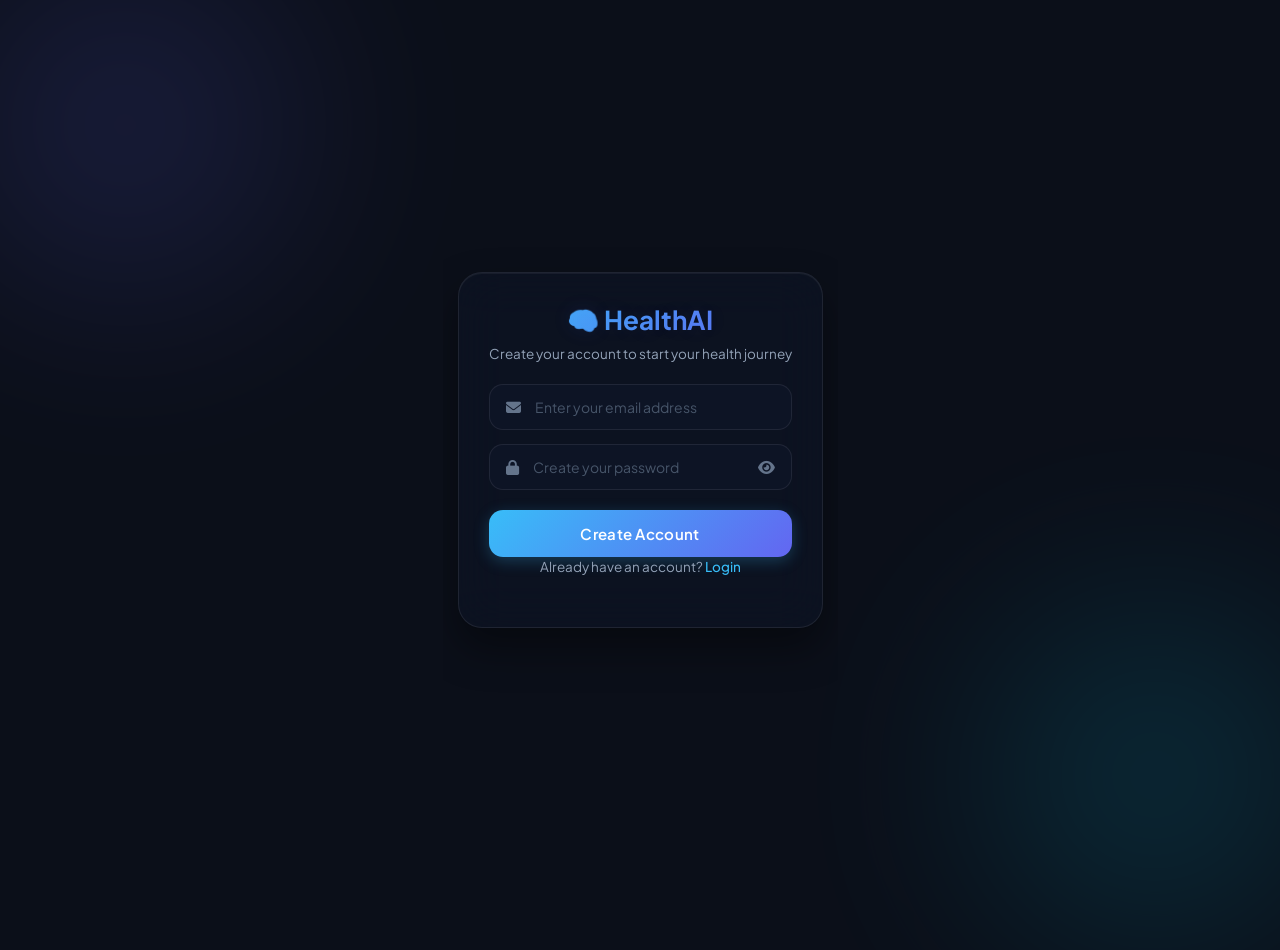
<file: frontend/signup.html>
<!DOCTYPE html>
<html lang="en">
<head>
    <meta charset="UTF-8">
    <title>Signup - HealthAI</title>

    <link rel="stylesheet" href="/static/css/login.css">
    <link href="https://cdnjs.cloudflare.com/ajax/libs/font-awesome/6.5.0/css/all.min.css" rel="stylesheet">
</head>

<body>
<script>
    if (window.self !== window.top) {
        document.body.classList.add('iframe-mode');
    }
</script>

<!-- Glowing background elements -->
<div class="glow-blob glow-blob-1"></div>
<div class="glow-blob glow-blob-2"></div>

<div class="container">

    <div class="login-card">
        <h1>🧠 HealthAI</h1>
        <p>Create your account to start your health journey</p>

        <!-- EMAIL -->
        <div class="input-box">
            <i class="fa fa-envelope"></i>
            <input type="email" id="email" placeholder="Enter your email address">
        </div>

        <!-- PASSWORD -->
        <div class="input-box">
            <i class="fa fa-lock"></i>
            <input type="password" id="password" placeholder="Create your password">
            <i class="fa fa-eye toggle" onclick="togglePassword()"></i>
        </div>

        <!-- BUTTON -->
        <button class="login-btn" onclick="signup()">Create Account</button>

        <p class="signup">Already have an account? <a href="/login">Login</a></p>
    </div>

</div>

<script src="/static/js/signup.js"></script>
</body>
</html>
</file>
<file: static/css/login.css>
@import url('https://fonts.googleapis.com/css2?family=Plus+Jakarta+Sans:wght@300;400;500;600;700&display=swap');

:root {
    --bg-dark: #0b0f19;
    --card-bg: rgba(15, 23, 42, 0.45);
    --border-color: rgba(255, 255, 255, 0.08);
    --text-primary: #f8fafc;
    --text-secondary: #94a3b8;
    --accent-blue: #38bdf8;
    --accent-teal: #06b6d4;
    --accent-indigo: #6366f1;
    --accent-gradient: linear-gradient(135deg, #38bdf8, #6366f1);
    --btn-hover-gradient: linear-gradient(135deg, #0ea5e9, #4f46e5);
}

html, body {
    margin: 0;
    padding: 0;
    min-height: 100vh;
    background-color: var(--bg-dark);
    font-family: 'Plus Jakarta Sans', sans-serif;
    color: var(--text-primary);
    overflow-x: hidden;
    display: flex;
    justify-content: center;
    align-items: center;
    box-sizing: border-box;
}

/* DECORATIVE BACKGROUND BLOBS */
.glow-blob {
    position: absolute;
    width: 350px;
    height: 350px;
    border-radius: 50%;
    filter: blur(100px);
    z-index: 1;
    opacity: 0.15;
    pointer-events: none;
    animation: blob-float 10s infinite alternate ease-in-out;
}

.glow-blob-1 {
    top: -50px;
    left: -50px;
    background: var(--accent-indigo);
}

.glow-blob-2 {
    bottom: -50px;
    right: -50px;
    background: var(--accent-teal);
    animation-delay: 3s;
}

@keyframes blob-float {
    0% {
        transform: translate(0, 0) scale(1);
    }
    100% {
        transform: translate(30px, -30px) scale(1.15);
    }
}

.container {
    display: flex;
    flex-direction: column;
    justify-content: center;
    align-items: center;
    min-height: 100vh;
    width: 100%;
    padding: 20px 15px;
    box-sizing: border-box;
    position: relative;
    z-index: 10;
}

/* CENTER CARD */
.login-card {
    width: 100%;
    max-width: 380px;
    padding: 30px;
    border-radius: 24px;
    background: var(--card-bg);
    backdrop-filter: blur(24px);
    -webkit-backdrop-filter: blur(24px);
    border: 1px solid var(--border-color);
    box-shadow: 
        0 20px 40px rgba(0, 0, 0, 0.4),
        inset 0 1px 0 rgba(255, 255, 255, 0.05);
    text-align: center;
    transition: transform 0.3s ease, box-shadow 0.3s ease;
    box-sizing: border-box;
}

.login-card:hover {
    transform: translateY(-2px);
    box-shadow: 
        0 25px 50px rgba(0, 0, 0, 0.5),
        0 0 20px rgba(56, 189, 248, 0.05),
        inset 0 1px 0 rgba(255, 255, 255, 0.08);
}

/* BRAND HEADER */
.login-card h1 {
    margin: 0 0 8px 0;
    font-size: 26px;
    font-weight: 700;
    background: var(--accent-gradient);
    -webkit-background-clip: text;
    -webkit-text-fill-color: transparent;
    text-shadow: 0 0 20px rgba(99, 102, 241, 0.1);
}

.login-card p {
    color: var(--text-secondary);
    font-size: 13.5px;
    line-height: 1.5;
    margin: 0 0 20px 0;
}

/* INPUT BOX */
.input-box {
    display: flex;
    align-items: center;
    background: rgba(15, 23, 42, 0.6);
    border: 1px solid var(--border-color);
    border-radius: 14px;
    padding: 12px 16px;
    margin-top: 14px;
    position: relative;
    transition: all 0.3s cubic-bezier(0.4, 0, 0.2, 1);
}

.input-box:focus-within {
    border-color: var(--accent-blue);
    box-shadow: 0 0 16px rgba(56, 189, 248, 0.2);
    background: rgba(15, 23, 42, 0.85);
}

.input-box i {
    margin-right: 12px;
    color: #64748b;
    font-size: 15px;
    transition: color 0.3s ease;
}

.input-box:focus-within i:not(.toggle) {
    color: var(--accent-blue);
}

.input-box input {
    background: transparent;
    border: none;
    outline: none;
    color: var(--text-primary);
    width: 100%;
    font-size: 14px;
    font-family: inherit;
}

.input-box input::placeholder {
    color: #475569;
}

/* PASSWORD EYE */
.toggle {
    cursor: pointer;
    margin-left: 10px;
    margin-right: 0 !important;
    transition: color 0.3s ease, transform 0.2s ease;
}

.toggle:hover {
    color: var(--text-primary) !important;
    transform: scale(1.1);
}

/* BUTTON */
.login-btn {
    width: 100%;
    margin-top: 20px;
    padding: 14px;
    border-radius: 14px;
    border: none;
    background: var(--accent-gradient);
    color: white;
    font-size: 15px;
    font-weight: 600;
    letter-spacing: 0.3px;
    cursor: pointer;
    transition: all 0.3s cubic-bezier(0.4, 0, 0.2, 1);
    box-shadow: 0 4px 15px rgba(56, 189, 248, 0.25);
    font-family: inherit;
}

.login-btn:hover {
    background: var(--btn-hover-gradient);
    transform: translateY(-1px);
    box-shadow: 0 6px 20px rgba(99, 102, 241, 0.4);
}

.login-btn:active {
    transform: translateY(1px) scale(0.98);
}

/* OR DIVIDER */
.divider {
    display: flex;
    align-items: center;
    text-align: center;
    margin: 20px 0;
    color: #475569;
    font-size: 12px;
    font-weight: 500;
    text-transform: uppercase;
    letter-spacing: 1px;
}

.divider::before,
.divider::after {
    content: '';
    flex: 1;
    border-bottom: 1px solid rgba(255, 255, 255, 0.05);
}

.divider:not(:empty)::before {
    margin-right: .75em;
}

.divider:not(:empty)::after {
    margin-left: .75em;
}

/* SOCIAL BUTTONS */
.socials {
    display: flex;
    justify-content: space-between;
    gap: 10px;
}

.socials button {
    flex: 1;
    display: flex;
    justify-content: center;
    align-items: center;
    gap: 8px;
    padding: 10px;
    border-radius: 12px;
    border: 1px solid var(--border-color);
    background: rgba(255, 255, 255, 0.03);
    color: var(--text-secondary);
    font-size: 13px;
    font-weight: 500;
    cursor: pointer;
    transition: all 0.3s cubic-bezier(0.4, 0, 0.2, 1);
    font-family: inherit;
}

.socials button i {
    font-size: 14px;
}

.socials button:hover {
    color: var(--text-primary);
    background: rgba(255, 255, 255, 0.06);
}

.socials button.btn-google:hover {
    border-color: rgba(239, 68, 68, 0.4);
    box-shadow: 0 0 12px rgba(239, 68, 68, 0.15);
}

.socials button.btn-facebook:hover {
    border-color: rgba(59, 130, 246, 0.4);
    box-shadow: 0 0 12px rgba(59, 130, 246, 0.15);
}

.socials button.btn-apple:hover {
    border-color: rgba(255, 255, 255, 0.3);
    box-shadow: 0 0 12px rgba(255, 255, 255, 0.1);
}

/* SIGNUP LINK */
.signup {
    margin-top: 20px;
    font-size: 13px;
    color: var(--text-secondary);
}

.signup a {
    color: var(--accent-blue);
    text-decoration: none;
    font-weight: 500;
    transition: color 0.2s ease;
}

.signup a:hover {
    color: var(--accent-teal);
    text-decoration: underline;
}

/* FACE MODAL STUFF (PRESERVING AND ENHANCING) */
.face-login-btn {
    width: 100%;
    margin-top: 10px;
    padding: 12px;
    border-radius: 14px;
    border: 1px solid rgba(56, 189, 248, 0.3);
    background: rgba(56, 189, 248, 0.1);
    color: var(--accent-blue);
    font-size: 14px;
    font-weight: 600;
    cursor: pointer;
    transition: all 0.3s ease;
    font-family: inherit;
}

.face-login-btn:hover {
    background: var(--accent-blue);
    color: white;
    box-shadow: 0 4px 15px rgba(56, 189, 248, 0.3);
}

.face-modal {
    position: fixed;
    top: 0;
    left: 0;
    width: 100%;
    height: 100%;
    background: rgba(11, 15, 25, 0.95);
    backdrop-filter: blur(10px);
    display: none;
    justify-content: center;
    align-items: center;
    z-index: 100;
}

.face-box {
    position: relative;
    width: 90%;
    max-width: 350px;
    height: 380px;
    text-align: center;
    color: white;
}

video {
    width: 100%;
    border-radius: 15px;
    border: 1px solid var(--border-color);
}

.scan-frame {
    position: absolute;
    top: 50%;
    left: 50%;
    width: 200px;
    height: 200px;
    transform: translate(-50%, -50%);
    border: 3px solid var(--accent-teal);
    box-shadow: 0 0 25px var(--accent-teal);
    animation: scanAnim 1.5s infinite ease-in-out;
}

@keyframes scanAnim {
    0%, 100% { box-shadow: 0 0 10px var(--accent-teal); border-color: var(--accent-teal); }
    50% { box-shadow: 0 0 40px var(--accent-blue); border-color: var(--accent-blue); }
}

.top-box {
    text-align: center;
    margin-bottom: 20px;
    color: white;
}

.top-box h2 {
    margin: 0;
    font-size: 22px;
    color: var(--accent-blue);
    text-shadow: 0 0 10px rgba(56, 189, 248, 0.4);
}

.top-box p {
    margin: 5px 0 0;
    font-size: 13px;
    color: var(--text-secondary);
}

/* IFRAME SPECIFIC COMPACT STYLING */
body.iframe-mode {
    background: transparent;
    overflow: hidden;
}

body.iframe-mode .container {
    padding: 0 10px;
    min-height: 100vh;
    height: 100vh;
    justify-content: center;
}

body.iframe-mode .login-card {
    padding: 22px 24px;
    border-radius: 16px;
    box-shadow: none;
    background: rgba(11, 19, 35, 0.98);
    border-color: rgba(255, 255, 255, 0.08);
}

body.iframe-mode .glow-blob {
    display: none;
}

body.iframe-mode .login-card h1 {
    font-size: 22px;
    margin-bottom: 4px;
}

body.iframe-mode .login-card p {
    font-size: 12.5px;
    margin-bottom: 14px;
}

body.iframe-mode .input-box {
    margin-top: 10px;
    padding: 10px 14px;
}

body.iframe-mode .login-btn {
    margin-top: 14px;
    padding: 11px;
    font-size: 14.5px;
}

body.iframe-mode .divider {
    margin: 12px 0;
}

body.iframe-mode .socials {
    flex-direction: column;
    gap: 8px;
}

body.iframe-mode .socials button {
    padding: 8px;
    font-size: 12px;
}

body.iframe-mode .signup {
    margin-top: 14px;
    font-size: 12.5px;
}

@media (max-width: 400px) {
    .login-card {
        padding: 20px 15px;
        border-radius: 16px;
    }
    .socials {
        flex-direction: column;
        gap: 8px;
    }
}
</file>
